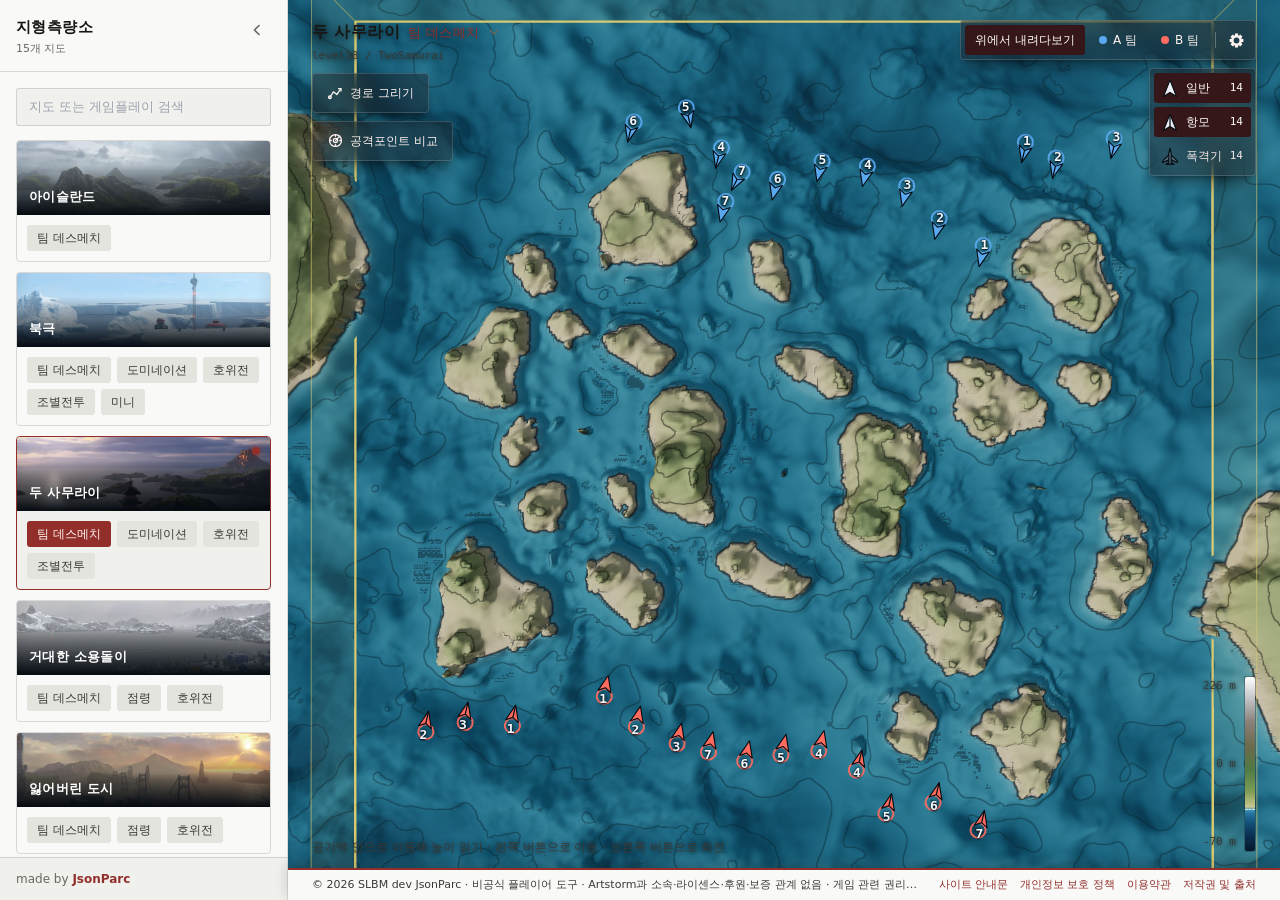
<file: index.html>
<!doctype html>
<html lang="ko">
  <head>
    <meta charset="UTF-8" />
    <meta name="viewport" content="width=device-width, initial-scale=1.0" />
    <title>지형도 작성 플랫폼 - 비공식</title>
    <link rel="stylesheet" href="/index.css" />
  </head>
  <body>
    <div id="root"></div>
    <script src="/indexbh.js?v=20261002h"></script>
  </body>
</html>
</file>
<file: index.css>
*,:before,:after {
    --tw-border-spacing-x: 0;
    --tw-border-spacing-y: 0;
    --tw-translate-x: 0;
    --tw-translate-y: 0;
    --tw-rotate: 0;
    --tw-skew-x: 0;
    --tw-skew-y: 0;
    --tw-scale-x: 1;
    --tw-scale-y: 1;
    --tw-pan-x: ;
    --tw-pan-y: ;
    --tw-pinch-zoom: ;
    --tw-scroll-snap-strictness: proximity;
    --tw-gradient-from-position: ;
    --tw-gradient-via-position: ;
    --tw-gradient-to-position: ;
    --tw-ordinal: ;
    --tw-slashed-zero: ;
    --tw-numeric-figure: ;
    --tw-numeric-spacing: ;
    --tw-numeric-fraction: ;
    --tw-ring-inset: ;
    --tw-ring-offset-width: 0px;
    --tw-ring-offset-color: #fff;
    --tw-ring-color: rgb(59 130 246 / .5);
    --tw-ring-offset-shadow: 0 0 #0000;
    --tw-ring-shadow: 0 0 #0000;
    --tw-shadow: 0 0 #0000;
    --tw-shadow-colored: 0 0 #0000;
    --tw-blur: ;
    --tw-brightness: ;
    --tw-contrast: ;
    --tw-grayscale: ;
    --tw-hue-rotate: ;
    --tw-invert: ;
    --tw-saturate: ;
    --tw-sepia: ;
    --tw-drop-shadow: ;
    --tw-backdrop-blur: ;
    --tw-backdrop-brightness: ;
    --tw-backdrop-contrast: ;
    --tw-backdrop-grayscale: ;
    --tw-backdrop-hue-rotate: ;
    --tw-backdrop-invert: ;
    --tw-backdrop-opacity: ;
    --tw-backdrop-saturate: ;
    --tw-backdrop-sepia: ;
    --tw-contain-size: ;
    --tw-contain-layout: ;
    --tw-contain-paint: ;
    --tw-contain-style:
}

::backdrop {
    --tw-border-spacing-x: 0;
    --tw-border-spacing-y: 0;
    --tw-translate-x: 0;
    --tw-translate-y: 0;
    --tw-rotate: 0;
    --tw-skew-x: 0;
    --tw-skew-y: 0;
    --tw-scale-x: 1;
    --tw-scale-y: 1;
    --tw-pan-x: ;
    --tw-pan-y: ;
    --tw-pinch-zoom: ;
    --tw-scroll-snap-strictness: proximity;
    --tw-gradient-from-position: ;
    --tw-gradient-via-position: ;
    --tw-gradient-to-position: ;
    --tw-ordinal: ;
    --tw-slashed-zero: ;
    --tw-numeric-figure: ;
    --tw-numeric-spacing: ;
    --tw-numeric-fraction: ;
    --tw-ring-inset: ;
    --tw-ring-offset-width: 0px;
    --tw-ring-offset-color: #fff;
    --tw-ring-color: rgb(59 130 246 / .5);
    --tw-ring-offset-shadow: 0 0 #0000;
    --tw-ring-shadow: 0 0 #0000;
    --tw-shadow: 0 0 #0000;
    --tw-shadow-colored: 0 0 #0000;
    --tw-blur: ;
    --tw-brightness: ;
    --tw-contrast: ;
    --tw-grayscale: ;
    --tw-hue-rotate: ;
    --tw-invert: ;
    --tw-saturate: ;
    --tw-sepia: ;
    --tw-drop-shadow: ;
    --tw-backdrop-blur: ;
    --tw-backdrop-brightness: ;
    --tw-backdrop-contrast: ;
    --tw-backdrop-grayscale: ;
    --tw-backdrop-hue-rotate: ;
    --tw-backdrop-invert: ;
    --tw-backdrop-opacity: ;
    --tw-backdrop-saturate: ;
    --tw-backdrop-sepia: ;
    --tw-contain-size: ;
    --tw-contain-layout: ;
    --tw-contain-paint: ;
    --tw-contain-style:
}

*,:before,:after {
    box-sizing: border-box;
    border-width: 0;
    border-style: solid;
    border-color: #e5e7eb
}

:before,:after {
    --tw-content: ""
}

html,:host {
    line-height: 1.5;
    -webkit-text-size-adjust: 100%;
    -moz-tab-size: 4;
    -o-tab-size: 4;
    tab-size: 4;
    font-family: ui-sans-serif,system-ui,sans-serif,"Apple Color Emoji","Segoe UI Emoji",Segoe UI Symbol,"Noto Color Emoji";
    font-feature-settings: normal;
    font-variation-settings: normal;
    -webkit-tap-highlight-color: transparent
}

body {
    margin: 0;
    line-height: inherit
}

hr {
    height: 0;
    color: inherit;
    border-top-width: 1px
}

abbr:where([title]) {
    -webkit-text-decoration: underline dotted;
    text-decoration: underline dotted
}

h1,h2,h3,h4,h5,h6 {
    font-size: inherit;
    font-weight: inherit
}

a {
    color: inherit;
    text-decoration: inherit
}

b,strong {
    font-weight: bolder
}

code,kbd,samp,pre {
    font-family: JetBrains Mono,Cascadia Code,Consolas,monospace;
    font-feature-settings: normal;
    font-variation-settings: normal;
    font-size: 1em
}

small {
    font-size: 80%
}

sub,sup {
    font-size: 75%;
    line-height: 0;
    position: relative;
    vertical-align: baseline
}

sub {
    bottom: -.25em
}

sup {
    top: -.5em
}

table {
    text-indent: 0;
    border-color: inherit;
    border-collapse: collapse
}

button,input,optgroup,select,textarea {
    font-family: inherit;
    font-feature-settings: inherit;
    font-variation-settings: inherit;
    font-size: 100%;
    font-weight: inherit;
    line-height: inherit;
    letter-spacing: inherit;
    color: inherit;
    margin: 0;
    padding: 0
}

button,select {
    text-transform: none
}

button,input:where([type=button]),input:where([type=reset]),input:where([type=submit]) {
    -webkit-appearance: button;
    background-color: transparent;
    background-image: none
}

:-moz-focusring {
    outline: auto
}

:-moz-ui-invalid {
    box-shadow: none
}

progress {
    vertical-align: baseline
}

::-webkit-inner-spin-button,::-webkit-outer-spin-button {
    height: auto
}

[type=search] {
    -webkit-appearance: textfield;
    outline-offset: -2px
}

::-webkit-search-decoration {
    -webkit-appearance: none
}

::-webkit-file-upload-button {
    -webkit-appearance: button;
    font: inherit
}

summary {
    display: list-item
}

blockquote,dl,dd,h1,h2,h3,h4,h5,h6,hr,figure,p,pre {
    margin: 0
}

fieldset {
    margin: 0;
    padding: 0
}

legend {
    padding: 0
}

ol,ul,menu {
    list-style: none;
    margin: 0;
    padding: 0
}

dialog {
    padding: 0
}

textarea {
    resize: vertical
}

input::-moz-placeholder,textarea::-moz-placeholder {
    opacity: 1;
    color: #9ca3af
}

input::placeholder,textarea::placeholder {
    opacity: 1;
    color: #9ca3af
}

button,[role=button] {
    cursor: pointer
}

:disabled {
    cursor: default
}

img,svg,video,canvas,audio,iframe,embed,object {
    display: block;
    vertical-align: middle
}

img,video {
    max-width: 100%;
    height: auto
}

[hidden]:where(:not([hidden=until-found])) {
    display: none
}

:root {
    color-scheme: light;
    --ground: #e9ebec;
    --panel: #f9f9f7;
    --panel-2: #f0f0ed;
    --panel-3: #e4e4df;
    --rule: rgba(24, 24, 22, .14);
    --rule-strong: rgba(24, 24, 22, .28);
    --ink: #171715;
    --ink-2: #393936;
    --ink-3: #686862;
    --accent: #922f2b;
    --accent-strong: #73221f;
    --accent-soft: #f1dfdd;
    --accent-ink: #fff8f6;
    --hover: rgba(24, 24, 22, .06);
    --backdrop: rgba(18, 18, 17, .66);
    --panel-shadow: rgba(18, 18, 17, .2);
    --sonar: var(--accent);
    --land: #875d19
}

@media (prefers-color-scheme: dark) {
    :root {
        color-scheme:dark;
        --ground: #242d31;
        --panel: #0c0c0b;
        --panel-2: #181817;
        --panel-3: #262624;
        --rule: rgba(244, 243, 239, .13);
        --rule-strong: rgba(244, 243, 239, .27);
        --ink: #f4f3ef;
        --ink-2: #d2d0ca;
        --ink-3: #aaa8a0;
        --accent: #bc4b45;
        --accent-strong: #d45d56;
        --accent-soft: #2c1918;
        --accent-ink: #fff8f6;
        --hover: rgba(244, 243, 239, .07);
        --backdrop: rgba(5, 5, 5, .74);
        --panel-shadow: rgba(0, 0, 0, .5);
        --land: #d0a455
    }
}

html,body,#root {
    height: 100%
}

body {
    margin: 0;
    background: var(--ground);
    color: var(--ink);
    font-family: Segoe UI,PingFang SC,Microsoft YaHei,system-ui,sans-serif;
    -webkit-font-smoothing: antialiased;
    overflow: hidden;
    overscroll-behavior: none
}

canvas {
    touch-action: none
}

:focus-visible {
    outline: 1px solid var(--sonar);
    outline-offset: 2px
}

.map-glass {
    --panel: #1c090b;
    --panel-2: #260e11;
    --panel-3: #35171a;
    --ink: #fffaf8;
    --ink-2: #fff3f0;
    --ink-3: #f5e9e6;
    --rule: rgba(255, 238, 234, .16);
    --rule-strong: rgba(255, 238, 234, .29);
    --hover: rgba(255, 244, 240, .09);
    --accent: #e16a64;
    --accent-strong: #f07c75;
    --accent-soft: #3b181b;
    --sonar: var(--accent);
    color: var(--ink);
    background: #1c090b59
}

.pane-scroll {
    overflow-y: auto;
    overscroll-behavior: contain;
    scrollbar-width: thin;
    scrollbar-color: var(--rule-strong) transparent
}

.pane-scroll::-webkit-scrollbar {
    width: 5px
}

.pane-scroll::-webkit-scrollbar-thumb {
    background: var(--rule-strong);
    border-radius: 3px
}

.pane-scroll::-webkit-scrollbar-track {
    background: transparent
}

.spawn-mark {
    --mark: 40px;
    position: relative;
    display: grid;
    place-items: center;
    width: var(--mark);
    height: var(--mark);
    -moz-user-select: none;
    user-select: none;
    -webkit-user-select: none
}

.spawn-mark__dial {
    position: absolute;
    top: 0;
    right: 0;
    bottom: 0;
    left: 0;
    display: flex;
    align-items: flex-start;
    justify-content: center;
    transform-origin: 50% 50%;
    transition: filter .12s ease
}

.spawn-mark__dart {
    width: 14px;
    height: 15px;
    overflow: visible
}

.spawn-mark__num {
    position: relative;
    font-family: ui-monospace,SFMono-Regular,Cascadia Mono,Consolas,monospace;
    font-size: 12px;
    font-weight: 700;
    line-height: 1;
    font-variant-numeric: tabular-nums;
    color: #f2f8fc;
    text-shadow: 0 0 3px #050b11,0 1px 2px #050b11;
    pointer-events: none
}

@media (min-width: 768px) {
    .spawn-mark {
        --mark: 46px
    }

    .spawn-mark__dart {
        width: 16px;
        height: 17px
    }

    .spawn-mark__num {
        font-size: 13px
    }
}

.group:hover .spawn-mark__dial,.group:focus-visible .spawn-mark__dial {
    filter: drop-shadow(0 0 5px color-mix(in srgb,var(--c) 85%,transparent))
}

.sr-only {
    position: absolute;
    width: 1px;
    height: 1px;
    padding: 0;
    margin: -1px;
    overflow: hidden;
    clip: rect(0,0,0,0);
    white-space: nowrap;
    border-width: 0
}

.pointer-events-none {
    pointer-events: none
}

.pointer-events-auto {
    pointer-events: auto
}

.visible {
    visibility: visible
}

.fixed {
    position: fixed
}

.absolute {
    position: absolute
}

.relative {
    position: relative
}

.sticky {
    position: sticky
}

.inset-0 {
    top: 0;
    right: 0;
    bottom: 0;
    left: 0
}

.inset-x-0 {
    left: 0;
    right: 0
}

.-left-0\.5 {
    left: -.125rem
}

.bottom-0 {
    bottom: 0
}

.bottom-11 {
    bottom: 2.75rem
}

.bottom-2 {
    bottom: .5rem
}

.bottom-3 {
    bottom: .75rem
}

.bottom-\[116px\] {
    bottom: 116px
}

.bottom-\[calc\(32px\+env\(safe-area-inset-bottom\)\)\] {
    bottom: calc(32px + env(safe-area-inset-bottom))
}

.bottom-full {
    bottom: 100%
}

.left-0 {
    left: 0
}

.left-1 {
    left: .25rem
}

.left-1\/2 {
    left: 50%
}

.left-3 {
    left: .75rem
}

.left-4 {
    left: 1rem
}

.left-6 {
    left: 1.5rem
}

.left-\[3px\] {
    left: 3px
}

.left-\[calc\(100\%\+4px\)\] {
    left: calc(100% + 4px)
}

.left-\[calc\(100\%\+6px\)\] {
    left: calc(100% + 6px)
}

.right-0 {
    right: 0
}

.right-1\.5 {
    right: .375rem
}

.right-2\.5 {
    right: .625rem
}

.right-3 {
    right: .75rem
}

.top-0 {
    top: 0
}

.top-1\.5 {
    top: .375rem
}

.top-1\/2 {
    top: 50%
}

.top-11 {
    top: 2.75rem
}

.top-2\.5 {
    top: .625rem
}

.top-3 {
    top: .75rem
}

.top-3\.5 {
    top: .875rem
}

.top-\[3px\] {
    top: 3px
}

.top-\[52px\] {
    top: 52px
}

.top-\[calc\(100\%\+5px\)\] {
    top: calc(100% + 5px)
}

.z-0 {
    z-index: 0
}

.z-20 {
    z-index: 20
}

.z-30 {
    z-index: 30
}

.z-40 {
    z-index: 40
}

.z-50 {
    z-index: 50
}

.z-\[70\] {
    z-index: 70
}

.z-\[90\] {
    z-index: 90
}

.m-0 {
    margin: 0
}

.mx-4 {
    margin-left: 1rem;
    margin-right: 1rem
}

.mx-auto {
    margin-left: auto;
    margin-right: auto
}

.-mr-1\.5 {
    margin-right: -.375rem
}

.mb-0\.5 {
    margin-bottom: .125rem
}

.mb-1\.5 {
    margin-bottom: .375rem
}

.mb-2 {
    margin-bottom: .5rem
}

.mb-2\.5 {
    margin-bottom: .625rem
}

.mb-3 {
    margin-bottom: .75rem
}

.mb-3\.5 {
    margin-bottom: .875rem
}

.ml-0\.5 {
    margin-left: .125rem
}

.ml-1 {
    margin-left: .25rem
}

.ml-2 {
    margin-left: .5rem
}

.ml-auto {
    margin-left: auto
}

.mr-1 {
    margin-right: .25rem
}

.mt-0\.5 {
    margin-top: .125rem
}

.mt-1 {
    margin-top: .25rem
}

.mt-1\.5 {
    margin-top: .375rem
}

.mt-2 {
    margin-top: .5rem
}

.mt-2\.5 {
    margin-top: .625rem
}

.mt-24 {
    margin-top: 6rem
}

.mt-3 {
    margin-top: .75rem
}

.mt-4 {
    margin-top: 1rem
}

.mt-7 {
    margin-top: 1.75rem
}

.block {
    display: block
}

.inline {
    display: inline
}

.flex {
    display: flex
}

.inline-flex {
    display: inline-flex
}

.grid {
    display: grid
}

.hidden {
    display: none
}

.h-0\.5 {
    height: .125rem
}

.h-1\.5 {
    height: .375rem
}

.h-1\/2 {
    height: 50%
}

.h-2 {
    height: .5rem
}

.h-2\/3 {
    height: 66.666667%
}

.h-24 {
    height: 6rem
}

.h-3 {
    height: .75rem
}

.h-3\.5 {
    height: .875rem
}

.h-4 {
    height: 1rem
}

.h-5 {
    height: 1.25rem
}

.h-7 {
    height: 1.75rem
}

.h-8 {
    height: 2rem
}

.h-9 {
    height: 2.25rem
}

.h-\[100dvh\] {
    height: 100dvh
}

.h-\[14px\] {
    height: 14px
}

.h-\[17px\] {
    height: 17px
}

.h-\[18px\] {
    height: 18px
}

.h-\[20px\] {
    height: 20px
}

.h-\[2px\] {
    height: 2px
}

.h-\[46px\] {
    height: 46px
}

.h-\[58px\] {
    height: 58px
}

.h-\[64px\] {
    height: 64px
}

.h-\[66px\] {
    height: 66px
}

.h-\[74px\] {
    height: 74px
}

.h-full {
    height: 100%
}

.h-px {
    height: 1px
}

.max-h-\[150px\] {
    max-height: 150px
}

.max-h-\[180px\] {
    max-height: 180px
}

.max-h-\[360px\] {
    max-height: 360px
}

.max-h-\[86vh\] {
    max-height: 86vh
}

.max-h-\[92dvh\] {
    max-height: 92dvh
}

.max-h-\[min\(52dvh\,330px\)\] {
    max-height: min(52dvh,330px)
}

.max-h-\[min\(52vh\,420px\)\] {
    max-height: min(52vh,420px)
}

.max-h-\[min\(68vh\,520px\)\] {
    max-height: min(68vh,520px)
}

.max-h-full {
    max-height: 100%
}

.min-h-0 {
    min-height: 0px
}

.min-h-40 {
    min-height: 10rem
}

.min-h-8 {
    min-height: 2rem
}

.min-h-\[56px\] {
    min-height: 56px
}

.w-1\.5 {
    width: .375rem
}

.w-10 {
    width: 2.5rem
}

.w-14 {
    width: 3.5rem
}

.w-2 {
    width: .5rem
}

.w-3 {
    width: .75rem
}

.w-3\.5 {
    width: .875rem
}

.w-4 {
    width: 1rem
}

.w-5 {
    width: 1.25rem
}

.w-7 {
    width: 1.75rem
}

.w-8 {
    width: 2rem
}

.w-\[112px\] {
    width: 112px
}

.w-\[13px\] {
    width: 13px
}

.w-\[14px\] {
    width: 14px
}

.w-\[166px\] {
    width: 166px
}

.w-\[17px\] {
    width: 17px
}

.w-\[20px\] {
    width: 20px
}

.w-\[216px\] {
    width: 216px
}

.w-\[286px\] {
    width: 286px
}

.w-\[288px\] {
    width: 288px
}

.w-\[2px\] {
    width: 2px
}

.w-\[34px\] {
    width: 34px
}

.w-\[46px\] {
    width: 46px
}

.w-\[52px\] {
    width: 52px
}

.w-\[58px\] {
    width: 58px
}

.w-\[62px\] {
    width: 62px
}

.w-\[calc\(50\%-29px\)\] {
    width: calc(50% - 29px)
}

.w-\[min\(246px\,calc\(100vw-7\.5rem\)\)\] {
    width: min(246px,calc(100vw - 7.5rem))
}

.w-\[min\(300px\,calc\(100vw-2rem\)\)\] {
    width: min(300px,calc(100vw - 2rem))
}

.w-\[min\(86vw\,320px\)\] {
    width: min(86vw,320px)
}

.w-\[min\(92vw\,360px\)\] {
    width: min(92vw,360px)
}

.w-\[min\(96vw\,860px\)\] {
    width: min(96vw,860px)
}

.w-full {
    width: 100%
}

.w-px {
    width: 1px
}

.min-w-0 {
    min-width: 0px
}

.min-w-max {
    min-width: -moz-max-content;
    min-width: max-content
}

.max-w-3xl {
    max-width: 48rem
}

.max-w-\[132px\] {
    max-width: 132px
}

.max-w-\[180px\] {
    max-width: 180px
}

.max-w-\[94vw\] {
    max-width: 94vw
}

.max-w-\[calc\(100vw-2rem\)\] {
    max-width: calc(100vw - 2rem)
}

.max-w-\[calc\(100vw-6\.5rem\)\] {
    max-width: calc(100vw - 6.5rem)
}

.flex-1 {
    flex: 1 1 0%
}

.shrink-0 {
    flex-shrink: 0
}

.-translate-x-1\/2 {
    --tw-translate-x: -50%;
    transform: translate(var(--tw-translate-x),var(--tw-translate-y)) rotate(var(--tw-rotate)) skew(var(--tw-skew-x)) skewY(var(--tw-skew-y)) scaleX(var(--tw-scale-x)) scaleY(var(--tw-scale-y))
}

.-translate-y-1\/2 {
    --tw-translate-y: -50%;
    transform: translate(var(--tw-translate-x),var(--tw-translate-y)) rotate(var(--tw-rotate)) skew(var(--tw-skew-x)) skewY(var(--tw-skew-y)) scaleX(var(--tw-scale-x)) scaleY(var(--tw-scale-y))
}

.translate-x-0 {
    --tw-translate-x: 0px;
    transform: translate(var(--tw-translate-x),var(--tw-translate-y)) rotate(var(--tw-rotate)) skew(var(--tw-skew-x)) skewY(var(--tw-skew-y)) scaleX(var(--tw-scale-x)) scaleY(var(--tw-scale-y))
}

.translate-x-4 {
    --tw-translate-x: 1rem;
    transform: translate(var(--tw-translate-x),var(--tw-translate-y)) rotate(var(--tw-rotate)) skew(var(--tw-skew-x)) skewY(var(--tw-skew-y)) scaleX(var(--tw-scale-x)) scaleY(var(--tw-scale-y))
}

.rotate-180 {
    --tw-rotate: 180deg;
    transform: translate(var(--tw-translate-x),var(--tw-translate-y)) rotate(var(--tw-rotate)) skew(var(--tw-skew-x)) skewY(var(--tw-skew-y)) scaleX(var(--tw-scale-x)) scaleY(var(--tw-scale-y))
}

.transform {
    transform: translate(var(--tw-translate-x),var(--tw-translate-y)) rotate(var(--tw-rotate)) skew(var(--tw-skew-x)) skewY(var(--tw-skew-y)) scaleX(var(--tw-scale-x)) scaleY(var(--tw-scale-y))
}

.cursor-crosshair {
    cursor: crosshair
}

.cursor-pointer {
    cursor: pointer
}

.select-none {
    -webkit-user-select: none;
    -moz-user-select: none;
    user-select: none
}

.snap-x {
    scroll-snap-type: x var(--tw-scroll-snap-strictness)
}

.snap-mandatory {
    --tw-scroll-snap-strictness: mandatory
}

.snap-start {
    scroll-snap-align: start
}

.grid-cols-2 {
    grid-template-columns: repeat(2,minmax(0,1fr))
}

.grid-cols-3 {
    grid-template-columns: repeat(3,minmax(0,1fr))
}

.grid-cols-\[34px_minmax\(0\,1fr\)_auto\] {
    grid-template-columns: 34px minmax(0,1fr) auto
}

.grid-cols-\[40px_minmax\(0\,1fr\)_auto\] {
    grid-template-columns: 40px minmax(0,1fr) auto
}

.grid-cols-\[52px_minmax\(0\,1fr\)\] {
    grid-template-columns: 52px minmax(0,1fr)
}

.grid-cols-\[62px_minmax\(0\,1fr\)_auto\] {
    grid-template-columns: 62px minmax(0,1fr) auto
}

.flex-col {
    flex-direction: column
}

.flex-wrap {
    flex-wrap: wrap
}

.place-items-center {
    place-items: center
}

.items-start {
    align-items: flex-start
}

.items-end {
    align-items: flex-end
}

.items-center {
    align-items: center
}

.items-baseline {
    align-items: baseline
}

.items-stretch {
    align-items: stretch
}

.justify-center {
    justify-content: center
}

.justify-between {
    justify-content: space-between
}

.gap-0\.5 {
    gap: .125rem
}

.gap-1 {
    gap: .25rem
}

.gap-1\.5 {
    gap: .375rem
}

.gap-2 {
    gap: .5rem
}

.gap-2\.5 {
    gap: .625rem
}

.gap-3 {
    gap: .75rem
}

.gap-4 {
    gap: 1rem
}

.gap-x-2 {
    -moz-column-gap: .5rem;
    column-gap: .5rem
}

.gap-x-3 {
    -moz-column-gap: .75rem;
    column-gap: .75rem
}

.gap-x-4 {
    -moz-column-gap: 1rem;
    column-gap: 1rem
}

.gap-y-1 {
    row-gap: .25rem
}

.gap-y-2 {
    row-gap: .5rem
}

.space-y-2\.5>:not([hidden])~:not([hidden]) {
    --tw-space-y-reverse: 0;
    margin-top: calc(.625rem * calc(1 - var(--tw-space-y-reverse)));
    margin-bottom: calc(.625rem * var(--tw-space-y-reverse))
}

.space-y-5>:not([hidden])~:not([hidden]) {
    --tw-space-y-reverse: 0;
    margin-top: calc(1.25rem * calc(1 - var(--tw-space-y-reverse)));
    margin-bottom: calc(1.25rem * var(--tw-space-y-reverse))
}

.overflow-hidden {
    overflow: hidden
}

.overflow-visible {
    overflow: visible
}

.overflow-x-auto {
    overflow-x: auto
}

.overflow-y-auto {
    overflow-y: auto
}

.truncate {
    overflow: hidden;
    text-overflow: ellipsis;
    white-space: nowrap
}

.whitespace-nowrap {
    white-space: nowrap
}

.rounded {
    border-radius: .25rem
}

.rounded-\[2px\] {
    border-radius: 2px
}

.rounded-\[3px\] {
    border-radius: 3px
}

.rounded-\[4px\] {
    border-radius: 4px
}

.rounded-\[5px\] {
    border-radius: 5px
}

.rounded-full {
    border-radius: 9999px
}

.rounded-md {
    border-radius: .375rem
}

.rounded-sm {
    border-radius: .125rem
}

.border {
    border-width: 1px
}

.border-b {
    border-bottom-width: 1px
}

.border-b-2 {
    border-bottom-width: 2px
}

.border-l {
    border-left-width: 1px
}

.border-r {
    border-right-width: 1px
}

.border-t {
    border-top-width: 1px
}

.border-t-2 {
    border-top-width: 2px
}

.border-dashed {
    border-style: dashed
}

.border-\[\#ff6b5e\]\/45 {
    border-color: #ff6b5e73
}

.border-\[var\(--accent\)\] {
    border-color: var(--accent)
}

.border-\[var\(--rule\)\] {
    border-color: var(--rule)
}

.border-\[var\(--rule-strong\)\] {
    border-color: var(--rule-strong)
}

.border-\[var\(--sonar\)\] {
    border-color: var(--sonar)
}

.border-amber-200\/25 {
    border-color: #fde68a40
}

.border-transparent {
    border-color: transparent
}

.border-white\/70 {
    border-color: #ffffffb3
}

.bg-\[\#2a1512\]\/90 {
    background-color: #2a1512e6
}

.bg-\[\#35db89\] {
    --tw-bg-opacity: 1;
    background-color: rgb(53 219 137 / var(--tw-bg-opacity, 1))
}

.bg-\[\#7df5a8\] {
    --tw-bg-opacity: 1;
    background-color: rgb(125 245 168 / var(--tw-bg-opacity, 1))
}

.bg-\[\#e8c66e\] {
    --tw-bg-opacity: 1;
    background-color: rgb(232 198 110 / var(--tw-bg-opacity, 1))
}

.bg-\[\#ee5f66\] {
    --tw-bg-opacity: 1;
    background-color: rgb(238 95 102 / var(--tw-bg-opacity, 1))
}

.bg-\[var\(--accent-ink\)\] {
    background-color: var(--accent-ink)
}

.bg-\[var\(--accent-soft\)\] {
    background-color: var(--accent-soft)
}

.bg-\[var\(--backdrop\)\] {
    background-color: var(--backdrop)
}

.bg-\[var\(--ground\)\] {
    background-color: var(--ground)
}

.bg-\[var\(--ink-2\)\] {
    background-color: var(--ink-2)
}

.bg-\[var\(--panel\)\] {
    background-color: var(--panel)
}

.bg-\[var\(--panel-2\)\] {
    background-color: var(--panel-2)
}

.bg-\[var\(--panel-3\)\] {
    background-color: var(--panel-3)
}

.bg-\[var\(--rule-strong\)\] {
    background-color: var(--rule-strong)
}

.bg-\[var\(--sonar\)\] {
    background-color: var(--sonar)
}

.bg-white {
    --tw-bg-opacity: 1;
    background-color: rgb(255 255 255 / var(--tw-bg-opacity, 1))
}

.bg-white\/40 {
    background-color: #fff6
}

.bg-gradient-to-t {
    background-image: linear-gradient(to top,var(--tw-gradient-stops))
}

.from-\[\#060b11\] {
    --tw-gradient-from: #060b11 var(--tw-gradient-from-position);
    --tw-gradient-to: rgb(6 11 17 / 0) var(--tw-gradient-to-position);
    --tw-gradient-stops: var(--tw-gradient-from), var(--tw-gradient-to)
}

.via-\[\#060b11\]\/70 {
    --tw-gradient-to: rgb(6 11 17 / 0) var(--tw-gradient-to-position);
    --tw-gradient-stops: var(--tw-gradient-from), rgb(6 11 17 / .7) var(--tw-gradient-via-position), var(--tw-gradient-to)
}

.to-transparent {
    --tw-gradient-to: transparent var(--tw-gradient-to-position)
}

.object-contain {
    -o-object-fit: contain;
    object-fit: contain
}

.object-cover {
    -o-object-fit: cover;
    object-fit: cover
}

.p-0 {
    padding: 0
}

.p-0\.5 {
    padding: .125rem
}

.p-1 {
    padding: .25rem
}

.p-1\.5 {
    padding: .375rem
}

.p-2 {
    padding: .5rem
}

.p-3 {
    padding: .75rem
}

.p-5 {
    padding: 1.25rem
}

.px-1 {
    padding-left: .25rem;
    padding-right: .25rem
}

.px-1\.5 {
    padding-left: .375rem;
    padding-right: .375rem
}

.px-2 {
    padding-left: .5rem;
    padding-right: .5rem
}

.px-2\.5 {
    padding-left: .625rem;
    padding-right: .625rem
}

.px-3 {
    padding-left: .75rem;
    padding-right: .75rem
}

.px-4 {
    padding-left: 1rem;
    padding-right: 1rem
}

.px-5 {
    padding-left: 1.25rem;
    padding-right: 1.25rem
}

.px-8 {
    padding-left: 2rem;
    padding-right: 2rem
}

.py-0\.5 {
    padding-top: .125rem;
    padding-bottom: .125rem
}

.py-1 {
    padding-top: .25rem;
    padding-bottom: .25rem
}

.py-1\.5 {
    padding-top: .375rem;
    padding-bottom: .375rem
}

.py-2 {
    padding-top: .5rem;
    padding-bottom: .5rem
}

.py-2\.5 {
    padding-top: .625rem;
    padding-bottom: .625rem
}

.py-3 {
    padding-top: .75rem;
    padding-bottom: .75rem
}

.py-4 {
    padding-top: 1rem;
    padding-bottom: 1rem
}

.py-5 {
    padding-top: 1.25rem;
    padding-bottom: 1.25rem
}

.py-8 {
    padding-top: 2rem;
    padding-bottom: 2rem
}

.py-\[3px\] {
    padding-top: 3px;
    padding-bottom: 3px
}

.pb-1 {
    padding-bottom: .25rem
}

.pb-2 {
    padding-bottom: .5rem
}

.pb-3\.5 {
    padding-bottom: .875rem
}

.pb-\[calc\(0\.375rem\+env\(safe-area-inset-bottom\)\)\] {
    padding-bottom: calc(.375rem + env(safe-area-inset-bottom))
}

.pb-\[env\(safe-area-inset-bottom\)\] {
    padding-bottom: env(safe-area-inset-bottom)
}

.pl-1\.5 {
    padding-left: .375rem
}

.pr-3 {
    padding-right: .75rem
}

.pt-3 {
    padding-top: .75rem
}

.pt-4 {
    padding-top: 1rem
}

.text-left {
    text-align: left
}

.text-center {
    text-align: center
}

.text-right {
    text-align: right
}

.font-mono {
    font-family: JetBrains Mono,Cascadia Code,Consolas,monospace
}

.text-\[10px\] {
    font-size: 10px
}

.text-\[11px\] {
    font-size: 11px
}

.text-\[12px\] {
    font-size: 12px
}

.text-\[13px\] {
    font-size: 13px
}

.text-\[14px\] {
    font-size: 14px
}

.text-\[15px\] {
    font-size: 15px
}

.text-\[16px\] {
    font-size: 16px
}

.text-\[18px\] {
    font-size: 18px
}

.text-\[9px\] {
    font-size: 9px
}

.text-sm {
    font-size: .875rem;
    line-height: 1.25rem
}

.font-medium {
    font-weight: 500
}

.font-normal {
    font-weight: 400
}

.font-semibold {
    font-weight: 600
}

.uppercase {
    text-transform: uppercase
}

.tabular-nums {
    --tw-numeric-spacing: tabular-nums;
    font-variant-numeric: var(--tw-ordinal) var(--tw-slashed-zero) var(--tw-numeric-figure) var(--tw-numeric-spacing) var(--tw-numeric-fraction)
}

.leading-4 {
    line-height: 1rem
}

.leading-7 {
    line-height: 1.75rem
}

.leading-\[1\.45\] {
    line-height: 1.45
}

.leading-none {
    line-height: 1
}

.leading-relaxed {
    line-height: 1.625
}

.leading-tight {
    line-height: 1.25
}

.tracking-\[0\.12em\] {
    letter-spacing: .12em
}

.tracking-\[0\.13em\] {
    letter-spacing: .13em
}

.tracking-\[0\.16em\] {
    letter-spacing: .16em
}

.tracking-\[0\.18em\] {
    letter-spacing: .18em
}

.tracking-wide {
    letter-spacing: .025em
}

.text-\[\#9bdbb8\] {
    --tw-text-opacity: 1;
    color: rgb(155 219 184 / var(--tw-text-opacity, 1))
}

.text-\[\#c4f5d6\] {
    --tw-text-opacity: 1;
    color: rgb(196 245 214 / var(--tw-text-opacity, 1))
}

.text-\[\#f0b7b9\] {
    --tw-text-opacity: 1;
    color: rgb(240 183 185 / var(--tw-text-opacity, 1))
}

.text-\[\#ffb0a8\] {
    --tw-text-opacity: 1;
    color: rgb(255 176 168 / var(--tw-text-opacity, 1))
}

.text-\[\#ffb3aa\] {
    --tw-text-opacity: 1;
    color: rgb(255 179 170 / var(--tw-text-opacity, 1))
}

.text-\[\#ffd0d1\] {
    --tw-text-opacity: 1;
    color: rgb(255 208 209 / var(--tw-text-opacity, 1))
}

.text-\[var\(--accent\)\] {
    color: var(--accent)
}

.text-\[var\(--accent-ink\)\] {
    color: var(--accent-ink)
}

.text-\[var\(--accent-strong\)\] {
    color: var(--accent-strong)
}

.text-\[var\(--ink\)\] {
    color: var(--ink)
}

.text-\[var\(--ink-2\)\] {
    color: var(--ink-2)
}

.text-\[var\(--ink-3\)\] {
    color: var(--ink-3)
}

.text-\[var\(--sonar\)\] {
    color: var(--sonar)
}

.text-amber-100 {
    --tw-text-opacity: 1;
    color: rgb(254 243 199 / var(--tw-text-opacity, 1))
}

.text-red-300 {
    --tw-text-opacity: 1;
    color: rgb(252 165 165 / var(--tw-text-opacity, 1))
}

.text-white {
    --tw-text-opacity: 1;
    color: rgb(255 255 255 / var(--tw-text-opacity, 1))
}

.underline {
    text-decoration-line: underline
}

.decoration-\[var\(--rule-strong\)\] {
    text-decoration-color: var(--rule-strong)
}

.underline-offset-4 {
    text-underline-offset: 4px
}

.accent-\[var\(--sonar\)\] {
    accent-color: var(--sonar)
}

.opacity-100 {
    opacity: 1
}

.opacity-75 {
    opacity: .75
}

.opacity-80 {
    opacity: .8
}

.shadow-2xl {
    --tw-shadow: 0 25px 50px -12px rgb(0 0 0 / .25);
    --tw-shadow-colored: 0 25px 50px -12px var(--tw-shadow-color);
    box-shadow: var(--tw-ring-offset-shadow, 0 0 #0000),var(--tw-ring-shadow, 0 0 #0000),var(--tw-shadow)
}

.shadow-\[0_-12px_32px_var\(--panel-shadow\)\] {
    --tw-shadow: 0 -12px 32px var(--panel-shadow);
    --tw-shadow-colored: 0 -12px 32px var(--tw-shadow-color);
    box-shadow: var(--tw-ring-offset-shadow, 0 0 #0000),var(--tw-ring-shadow, 0 0 #0000),var(--tw-shadow)
}

.shadow-\[0_-4px_14px_var\(--panel-shadow\)\] {
    --tw-shadow: 0 -4px 14px var(--panel-shadow);
    --tw-shadow-colored: 0 -4px 14px var(--tw-shadow-color);
    box-shadow: var(--tw-ring-offset-shadow, 0 0 #0000),var(--tw-ring-shadow, 0 0 #0000),var(--tw-shadow)
}

.shadow-\[0_0_6px_rgba\(255\,255\,255\,0\.9\)\] {
    --tw-shadow: 0 0 6px rgba(255,255,255,.9);
    --tw-shadow-colored: 0 0 6px var(--tw-shadow-color);
    box-shadow: var(--tw-ring-offset-shadow, 0 0 #0000),var(--tw-ring-shadow, 0 0 #0000),var(--tw-shadow)
}

.shadow-\[0_0_8px_var\(--sonar\)\] {
    --tw-shadow: 0 0 8px var(--sonar);
    --tw-shadow-colored: 0 0 8px var(--tw-shadow-color);
    box-shadow: var(--tw-ring-offset-shadow, 0 0 #0000),var(--tw-ring-shadow, 0 0 #0000),var(--tw-shadow)
}

.shadow-\[0_24px_80px_var\(--panel-shadow\)\] {
    --tw-shadow: 0 24px 80px var(--panel-shadow);
    --tw-shadow-colored: 0 24px 80px var(--tw-shadow-color);
    box-shadow: var(--tw-ring-offset-shadow, 0 0 #0000),var(--tw-ring-shadow, 0 0 #0000),var(--tw-shadow)
}

.shadow-lg {
    --tw-shadow: 0 10px 15px -3px rgb(0 0 0 / .1), 0 4px 6px -4px rgb(0 0 0 / .1);
    --tw-shadow-colored: 0 10px 15px -3px var(--tw-shadow-color), 0 4px 6px -4px var(--tw-shadow-color);
    box-shadow: var(--tw-ring-offset-shadow, 0 0 #0000),var(--tw-ring-shadow, 0 0 #0000),var(--tw-shadow)
}

.shadow-md {
    --tw-shadow: 0 4px 6px -1px rgb(0 0 0 / .1), 0 2px 4px -2px rgb(0 0 0 / .1);
    --tw-shadow-colored: 0 4px 6px -1px var(--tw-shadow-color), 0 2px 4px -2px var(--tw-shadow-color);
    box-shadow: var(--tw-ring-offset-shadow, 0 0 #0000),var(--tw-ring-shadow, 0 0 #0000),var(--tw-shadow)
}

.shadow-xl {
    --tw-shadow: 0 20px 25px -5px rgb(0 0 0 / .1), 0 8px 10px -6px rgb(0 0 0 / .1);
    --tw-shadow-colored: 0 20px 25px -5px var(--tw-shadow-color), 0 8px 10px -6px var(--tw-shadow-color);
    box-shadow: var(--tw-ring-offset-shadow, 0 0 #0000),var(--tw-ring-shadow, 0 0 #0000),var(--tw-shadow)
}

.shadow-black\/30 {
    --tw-shadow-color: rgb(0 0 0 / .3);
    --tw-shadow: var(--tw-shadow-colored)
}

.shadow-black\/40 {
    --tw-shadow-color: rgb(0 0 0 / .4);
    --tw-shadow: var(--tw-shadow-colored)
}

.shadow-black\/45 {
    --tw-shadow-color: rgb(0 0 0 / .45);
    --tw-shadow: var(--tw-shadow-colored)
}

.shadow-black\/50 {
    --tw-shadow-color: rgb(0 0 0 / .5);
    --tw-shadow: var(--tw-shadow-colored)
}

.shadow-black\/60 {
    --tw-shadow-color: rgb(0 0 0 / .6);
    --tw-shadow: var(--tw-shadow-colored)
}

.shadow-black\/70 {
    --tw-shadow-color: rgb(0 0 0 / .7);
    --tw-shadow: var(--tw-shadow-colored)
}

.outline-none {
    outline: 2px solid transparent;
    outline-offset: 2px
}

.filter {
    filter: var(--tw-blur) var(--tw-brightness) var(--tw-contrast) var(--tw-grayscale) var(--tw-hue-rotate) var(--tw-invert) var(--tw-saturate) var(--tw-sepia) var(--tw-drop-shadow)
}

.backdrop-blur-md {
    --tw-backdrop-blur: blur(12px);
    -webkit-backdrop-filter: var(--tw-backdrop-blur) var(--tw-backdrop-brightness) var(--tw-backdrop-contrast) var(--tw-backdrop-grayscale) var(--tw-backdrop-hue-rotate) var(--tw-backdrop-invert) var(--tw-backdrop-opacity) var(--tw-backdrop-saturate) var(--tw-backdrop-sepia);
    backdrop-filter: var(--tw-backdrop-blur) var(--tw-backdrop-brightness) var(--tw-backdrop-contrast) var(--tw-backdrop-grayscale) var(--tw-backdrop-hue-rotate) var(--tw-backdrop-invert) var(--tw-backdrop-opacity) var(--tw-backdrop-saturate) var(--tw-backdrop-sepia)
}

.backdrop-blur-sm {
    --tw-backdrop-blur: blur(4px);
    -webkit-backdrop-filter: var(--tw-backdrop-blur) var(--tw-backdrop-brightness) var(--tw-backdrop-contrast) var(--tw-backdrop-grayscale) var(--tw-backdrop-hue-rotate) var(--tw-backdrop-invert) var(--tw-backdrop-opacity) var(--tw-backdrop-saturate) var(--tw-backdrop-sepia);
    backdrop-filter: var(--tw-backdrop-blur) var(--tw-backdrop-brightness) var(--tw-backdrop-contrast) var(--tw-backdrop-grayscale) var(--tw-backdrop-hue-rotate) var(--tw-backdrop-invert) var(--tw-backdrop-opacity) var(--tw-backdrop-saturate) var(--tw-backdrop-sepia)
}

.transition-colors {
    transition-property: color,background-color,border-color,text-decoration-color,fill,stroke;
    transition-timing-function: cubic-bezier(.4,0,.2,1);
    transition-duration: .15s
}

.transition-opacity {
    transition-property: opacity;
    transition-timing-function: cubic-bezier(.4,0,.2,1);
    transition-duration: .15s
}

.transition-transform {
    transition-property: transform;
    transition-timing-function: cubic-bezier(.4,0,.2,1);
    transition-duration: .15s
}

.duration-300 {
    transition-duration: .3s
}

.\[scrollbar-width\:none\] {
    scrollbar-width: none
}

.\[text-shadow\:0_1px_5px_rgba\(0\,0\,0\,0\.7\)\] {
    text-shadow: 0 1px 5px rgba(0,0,0,.7)
}

.\[text-shadow\:0_1px_5px_rgba\(0\,0\,0\,0\.8\)\] {
    text-shadow: 0 1px 5px rgba(0,0,0,.8)
}

.\[text-shadow\:0_1px_6px_rgba\(0\,0\,0\,0\.65\)\] {
    text-shadow: 0 1px 6px rgba(0,0,0,.65)
}

.\[writing-mode\:vertical-rl\] {
    writing-mode: vertical-rl
}

@media (prefers-reduced-motion: reduce) {
    .spawn-mark__dial {
        transition: none
    }
}

.placeholder\:text-\[var\(--ink-3\)\]: :-moz-placeholder {
    color:var(--ink-3)
}

.placeholder\:text-\[var\(--ink-3\)\]: :placeholder {
    color:var(--ink-3)
}

.hover\:border-\[var\(--rule-strong\)\]: hover {
    border-color:var(--rule-strong)
}

.hover\:border-\[var\(--sonar\)\]: hover {
    border-color:var(--sonar)
}

.hover\:bg-\[var\(--hover\)\]: hover {
    background-color:var(--hover)
}

.hover\:bg-\[var\(--panel-2\)\]: hover {
    background-color:var(--panel-2)
}

.hover\:bg-\[var\(--panel-3\)\]: hover {
    background-color:var(--panel-3)
}

.hover\:text-\[var\(--accent-strong\)\]: hover {
    color:var(--accent-strong)
}

.hover\:text-\[var\(--ink\)\]: hover {
    color:var(--ink)
}

.hover\:text-\[var\(--ink-2\)\]: hover {
    color:var(--ink-2)
}

.hover\:text-\[var\(--sonar\)\]: hover {
    color:var(--sonar)
}

.hover\:decoration-\[var\(--sonar\)\]: hover {
    text-decoration-color:var(--sonar)
}

.focus\:border-\[var\(--sonar\)\]: focus {
    border-color:var(--sonar)
}

.focus\:outline-none:focus {
    outline: 2px solid transparent;
    outline-offset: 2px
}

.active\:translate-y-px:active {
    --tw-translate-y: 1px;
    transform: translate(var(--tw-translate-x),var(--tw-translate-y)) rotate(var(--tw-rotate)) skew(var(--tw-skew-x)) skewY(var(--tw-skew-y)) scaleX(var(--tw-scale-x)) scaleY(var(--tw-scale-y))
}

.enabled\:hover\:bg-\[var\(--hover\)\]: hover:enabled {
    background-color:var(--hover)
}

.enabled\:hover\:text-\[var\(--ink\)\]: hover:enabled {
    color:var(--ink)
}

.disabled\:opacity-40:disabled {
    opacity: .4
}

.disabled\:opacity-50:disabled {
    opacity: .5
}

.group:hover .group-hover\:scale-\[1\.04\] {
    --tw-scale-x: 1.04;
    --tw-scale-y: 1.04;
    transform: translate(var(--tw-translate-x),var(--tw-translate-y)) rotate(var(--tw-rotate)) skew(var(--tw-skew-x)) skewY(var(--tw-skew-y)) scaleX(var(--tw-scale-x)) scaleY(var(--tw-scale-y))
}

.group:hover .group-hover\:text-\[var\(--ink-2\)\] {
    color: var(--ink-2)
}

.group:hover .group-hover\:opacity-100 {
    opacity: 1
}

@media (min-width: 640px) {
    .sm\:h-\[min\(78dvh\,720px\)\] {
        height:min(78dvh,720px)
    }

    .sm\:w-\[min\(92vw\,1080px\)\] {
        width: min(92vw,1080px)
    }

    .sm\:grid-cols-\[6rem_1fr\] {
        grid-template-columns: 6rem 1fr
    }

    .sm\:grid-cols-\[minmax\(0\,1fr\)_auto\] {
        grid-template-columns: minmax(0,1fr) auto
    }

    .sm\:flex-row {
        flex-direction: row
    }

    .sm\:place-items-center {
        place-items: center
    }

    .sm\:items-center {
        align-items: center
    }

    .sm\:items-baseline {
        align-items: baseline
    }

    .sm\:justify-end {
        justify-content: flex-end
    }

    .sm\:gap-3 {
        gap: .75rem
    }

    .sm\:truncate {
        overflow: hidden;
        text-overflow: ellipsis;
        white-space: nowrap
    }

    .sm\:rounded-\[5px\] {
        border-radius: 5px
    }

    .sm\:rounded-md {
        border-radius: .375rem
    }

    .sm\:border {
        border-width: 1px
    }

    .sm\:p-4 {
        padding: 1rem
    }

    .sm\:p-6 {
        padding: 1.5rem
    }

    .sm\:px-4 {
        padding-left: 1rem;
        padding-right: 1rem
    }

    .sm\:px-5 {
        padding-left: 1.25rem;
        padding-right: 1.25rem
    }

    .sm\:px-6 {
        padding-left: 1.5rem;
        padding-right: 1.5rem
    }

    .sm\:py-6 {
        padding-top: 1.5rem;
        padding-bottom: 1.5rem
    }
}

@media (min-width: 768px) {
    .md\:-left-1 {
        left:-.25rem
    }

    .md\:bottom-12 {
        bottom: 3rem
    }

    .md\:bottom-4 {
        bottom: 1rem
    }

    .md\:bottom-auto {
        bottom: auto
    }

    .md\:left-4 {
        left: 1rem
    }

    .md\:left-6 {
        left: 1.5rem
    }

    .md\:left-\[288px\] {
        left: 288px
    }

    .md\:left-\[42px\] {
        left: 42px
    }

    .md\:left-\[52px\] {
        left: 52px
    }

    .md\:left-\[calc\(100\%\+8px\)\] {
        left: calc(100% + 8px)
    }

    .md\:left-auto {
        left: auto
    }

    .md\:right-6 {
        right: 1.5rem
    }

    .md\:top-1\/2 {
        top: 50%
    }

    .md\:top-5 {
        top: 1.25rem
    }

    .md\:top-\[58px\] {
        top: 58px
    }

    .md\:top-\[68px\] {
        top: 68px
    }

    .md\:mx-0\.5 {
        margin-left: .125rem;
        margin-right: .125rem
    }

    .md\:mb-0 {
        margin-bottom: 0
    }

    .md\:block {
        display: block
    }

    .md\:inline {
        display: inline
    }

    .md\:hidden {
        display: none
    }

    .md\:h-2 {
        height: .5rem
    }

    .md\:h-4 {
        height: 1rem
    }

    .md\:h-44 {
        height: 11rem
    }

    .md\:h-\[17px\] {
        height: 17px
    }

    .md\:h-\[84px\] {
        height: 84px
    }

    .md\:max-h-\[240px\] {
        max-height: 240px
    }

    .md\:max-h-\[min\(60vh\,460px\)\] {
        max-height: min(60vh,460px)
    }

    .md\:w-2 {
        width: .5rem
    }

    .md\:w-3 {
        width: .75rem
    }

    .md\:w-4 {
        width: 1rem
    }

    .md\:w-5 {
        width: 1.25rem
    }

    .md\:w-\[17px\] {
        width: 17px
    }

    .md\:w-\[204px\] {
        width: 204px
    }

    .md\:w-\[268px\] {
        width: 268px
    }

    .md\:w-\[420px\] {
        width: 420px
    }

    .md\:w-full {
        width: 100%
    }

    .md\:max-w-\[240px\] {
        max-width: 240px
    }

    .md\:max-w-none {
        max-width: none
    }

    .md\:-translate-x-0 {
        --tw-translate-x: -0px;
        transform: translate(var(--tw-translate-x),var(--tw-translate-y)) rotate(var(--tw-rotate)) skew(var(--tw-skew-x)) skewY(var(--tw-skew-y)) scaleX(var(--tw-scale-x)) scaleY(var(--tw-scale-y))
    }

    .md\:-translate-y-1\/2 {
        --tw-translate-y: -50%;
        transform: translate(var(--tw-translate-x),var(--tw-translate-y)) rotate(var(--tw-rotate)) skew(var(--tw-skew-x)) skewY(var(--tw-skew-y)) scaleX(var(--tw-scale-x)) scaleY(var(--tw-scale-y))
    }

    .md\:grid-cols-2 {
        grid-template-columns: repeat(2,minmax(0,1fr))
    }

    .md\:grid-cols-\[60px_minmax\(0\,1fr\)\] {
        grid-template-columns: 60px minmax(0,1fr)
    }

    .md\:gap-1 {
        gap: .25rem
    }

    .md\:gap-1\.5 {
        gap: .375rem
    }

    .md\:gap-2 {
        gap: .5rem
    }

    .md\:gap-3 {
        gap: .75rem
    }

    .md\:p-1 {
        padding: .25rem
    }

    .md\:p-1\.5 {
        padding: .375rem
    }

    .md\:px-2 {
        padding-left: .5rem;
        padding-right: .5rem
    }

    .md\:px-2\.5 {
        padding-left: .625rem;
        padding-right: .625rem
    }

    .md\:px-6 {
        padding-left: 1.5rem;
        padding-right: 1.5rem
    }

    .md\:py-1\.5 {
        padding-top: .375rem;
        padding-bottom: .375rem
    }

    .md\:py-2 {
        padding-top: .5rem;
        padding-bottom: .5rem
    }

    .md\:pb-1\.5 {
        padding-bottom: .375rem
    }

    .md\:text-\[10px\] {
        font-size: 10px
    }

    .md\:text-\[11px\] {
        font-size: 11px
    }

    .md\:text-\[12px\] {
        font-size: 12px
    }

    .md\:text-\[13px\] {
        font-size: 13px
    }

    .md\:text-\[16px\] {
        font-size: 16px
    }
}

@media (min-width: 1024px) {
    .lg\:inline {
        display:inline
    }

    .lg\:grid-cols-3 {
        grid-template-columns: repeat(3,minmax(0,1fr))
    }
}

.\[\&\:\:-webkit-scrollbar\]\:hidden::-webkit-scrollbar {
    display: none
}
</file>
